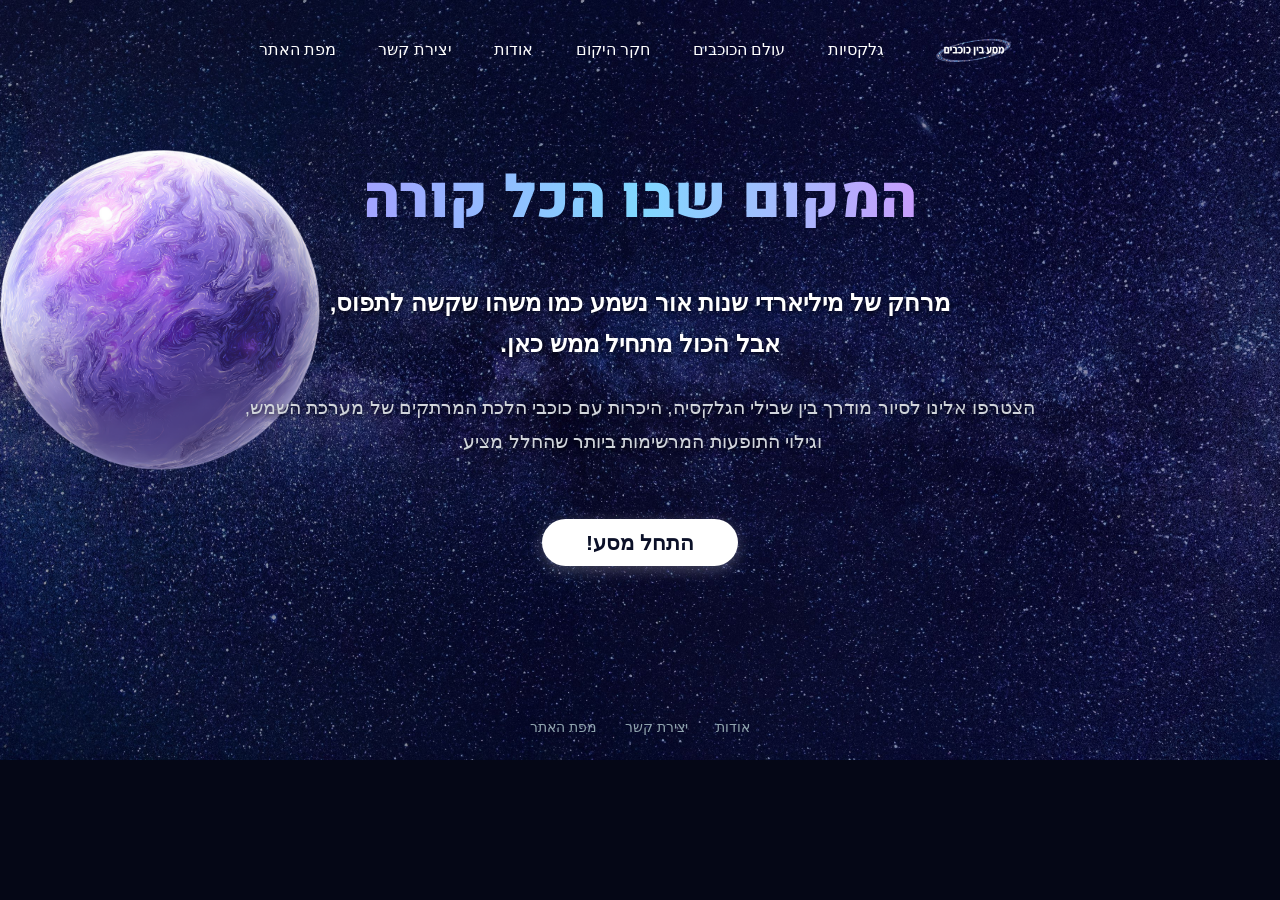
<file: index.html>
﻿<!doctype html>
<html lang="he" dir="rtl">
<head>
    <meta charset="utf-8" />
    <title>מסע בין כוכבים - דף הבית</title>
    <meta name="description" content="מסע בין כוכבים - מדריך מרתק לחקר היקום, גלקסיות, מערכת השמש ותצפיות שמיים" />
    <meta name="keywords" content="מסע בין כוכבים, אסטרונומיה, גלקסיות, מערכת השמש, תצפיות שמיים, חלל" />
    <meta name="author" content="אור וג'ימה, עדן צוקרמן" />
    <meta name="viewport" content="width=device-width, initial-scale=1.0, user-scalable=yes" />

    <!-- Favicon -->
    <link rel="icon" href="images/logo.png" />
    
    <link rel="preconnect" href="https://fonts.googleapis.com">
    <link rel="preconnect" href="https://fonts.gstatic.com" crossorigin>
    <link href="https://fonts.googleapis.com/css2?family=Heebo:wght@700;800;900&display=swap" rel="stylesheet">

    <!-- CSS -->
    <link href="styles/reset.css" rel="stylesheet" />
    <link href="styles/myStyle.css" rel="stylesheet" />

    <!-- Scripts -->
    <script src="jScripts/JavaScript.js" type="text/javascript"></script>
</head>
<body>

<img src="images/planet1.png" id="homePlanet" alt="כוכב לכת סגול" title="מבט אל החלל העמוק" />

<div id="container">

    <!-- אזור עליון: תפריט ניווט ולוגו -->
    <header>
        <nav id="mainNav" aria-label="ניווט ראשי">
            <ul>
                <li id="logoItem">
                    <a href="index.html">
                        <img src="images/logo.png" alt="לוגו מסע בין כוכבים" title="מסע בין כוכבים - דף הבית" />
                    </a>
                </li>

                <!-- קטגוריה 1: גלקסיות -->
                <li>
                    <a href="#" class="notActive" onclick="return false;">גלקסיות</a>
                    <ul>
                        <li><a href="#" class="notActive" onclick="return false;">שביל החלב</a></li>
                        <li><a href="#" class="notActive" onclick="return false;">סוגי גלקסיות</a></li>
                        <li><a href="#" class="notActive" onclick="return false;">התנגשות שביל החלב והאנדרומדה</a></li>
                    </ul>
                </li>

                <!-- קטגוריה 2: עולם הכוכבים (רק מערכת השמש פותח) -->
                <li>
                    <a href="#">עולם הכוכבים</a>
                    <ul>
                        <li><a href="#" class="notActive" onclick="return false;">כוכבי שבת מול כוכבי לכת</a></li>
                        <li><a href="#" class="notActive" onclick="return false;">חורים שחורים וננסים לבנים</a></li>
                        <li><a href="solarSystem.html">מערכת השמש</a></li>
                    </ul>
                </li>

                <!-- קטגוריה 3: חקר היקום (רק תצפיות שמיים פותח) -->
                <li>
                    <a href="#">חקר היקום</a>
                    <ul>
                        <li><a href="skyObservations.html">תצפיות שמיים</a></li>
                        <li><a href="#" class="notActive" onclick="return false;">טלסקופי חלל ומחקר</a></li>
                    </ul>
                </li>

                <li><a href="about.html">אודות</a></li>
                <li><a href="contactUs.html">יצירת קשר</a></li>
                <li><a href="siteMap.html">מפת האתר</a></li>
            </ul>
        </nav>
    </header>
    
    <main id="homeContent">
        <h1>המקום שבו הכל קורה</h1>

        <section>
            <p class="intro-lead">
                מרחק של מיליארדי שנות אור נשמע כמו משהו שקשה לתפוס,<br />
                אבל הכול מתחיל ממש כאן.
            </p>
            <p class="intro-sub">
                הצטרפו אלינו לסיור מודרך בין שבילי הגלקסיה, היכרות עם כוכבי הלכת המרתקים של מערכת השמש,<br />
                וגילוי התופעות המרשימות ביותר שהחלל מציע.
            </p>
        </section>

        <a href="solarSystem.html" class="start-btn">התחל מסע!</a>
    </main>

    <!-- תחתית האתר -->
    <footer>
        <nav aria-label="ניווט תחתון">
            <ul>
                <li><a href="about.html">אודות</a></li>
                <li><a href="contactUs.html">יצירת קשר</a></li>
                <li><a href="siteMap.html">מפת האתר</a></li>
            </ul>
        </nav>
    </footer>

</div>
</body>
</html>
</file>
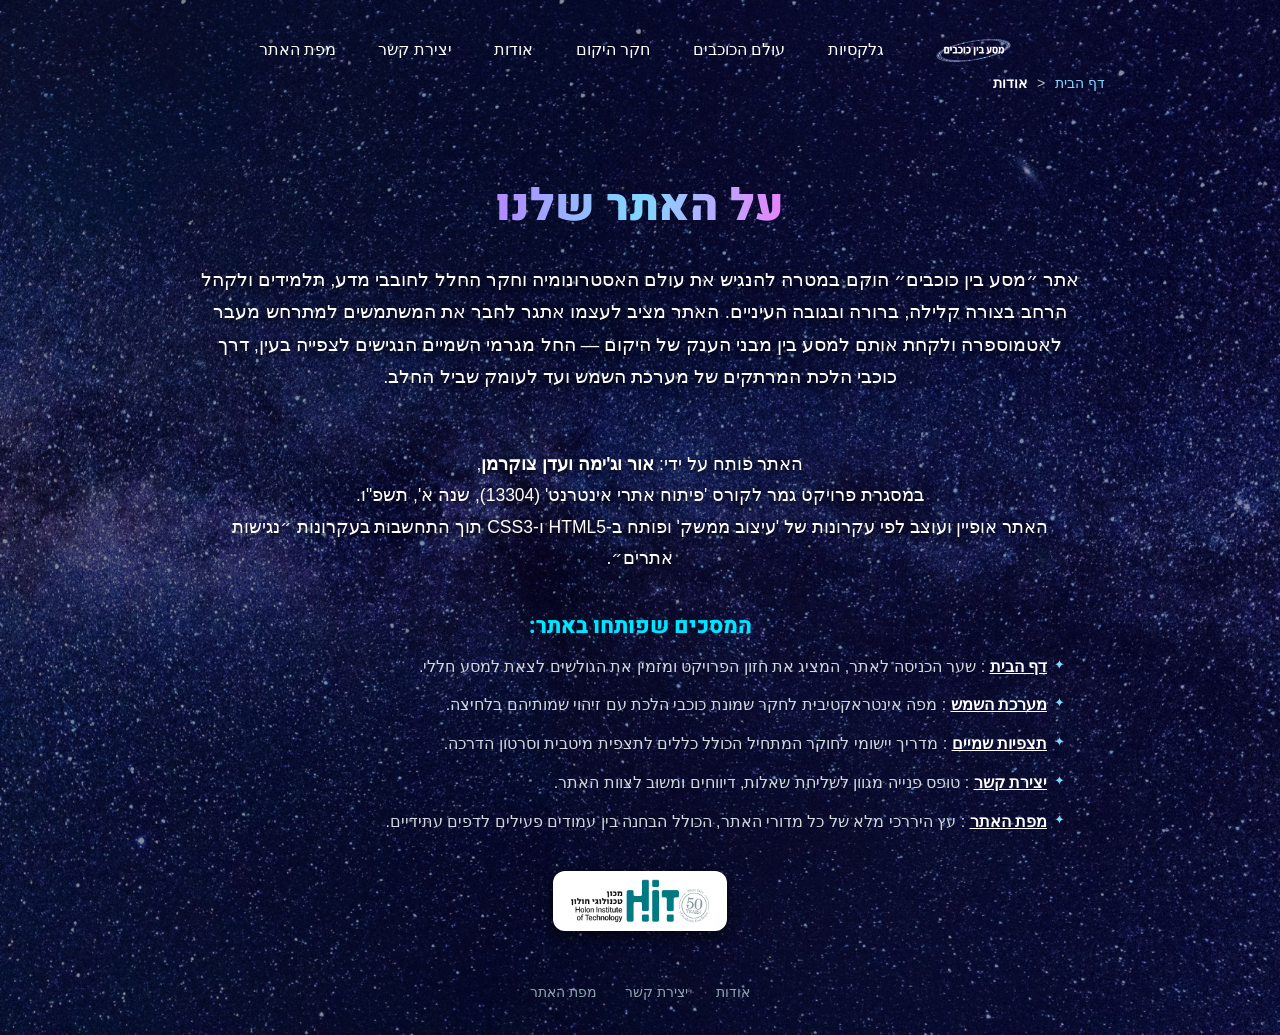
<file: about.html>
﻿<!doctype html>
<html lang="he" dir="rtl">
<head>
    <meta charset="utf-8" />
    <title>מסע בין כוכבים - על האתר שלנו</title>
    <meta name="description" content="על האתר שלנו - אתר מסע בין כוכבים, פרויקט גמר בקורס פיתוח אתרי אינטרנט HIT" />
    <meta name="keywords" content="מסע בין כוכבים, אודות, על האתר שלנו, HIT, פיתוח אתרי אינטרנט" />
    <meta name="author" content="אור וג'ימה, עדן צוקרמן" />
    <meta name="viewport" content="width=device-width, initial-scale=1.0, user-scalable=yes" />

    <!-- Favicon -->
    <link rel="icon" href="images/logo.png" />
    
    <link rel="preconnect" href="https://fonts.googleapis.com">
    <link rel="preconnect" href="https://fonts.gstatic.com" crossorigin>
    <link href="https://fonts.googleapis.com/css2?family=Heebo:wght@700;800;900&display=swap" rel="stylesheet">

    <!-- CSS -->
    <link href="styles/reset.css" rel="stylesheet" />
    <link href="styles/myStyle.css" rel="stylesheet" />

    <!-- Scripts -->
    <script src="jScripts/JavaScript.js" type="text/javascript"></script>
</head>
<body>
<div id="container">

    <!-- אזור עליון: תפריט ניווט ולוגו -->
    <header>
        <nav id="mainNav" aria-label="ניווט ראשי">
            <ul>
                <li id="logoItem">
                    <a href="index.html">
                        <img src="images/logo.png" alt="לוגו מסע בין כוכבים" title="מסע בין כוכבים - דף הבית" />
                    </a>
                </li>

                <!-- קטגוריה 1: גלקסיות -->
                <li>
                    <a href="#" class="notActive" onclick="return false;">גלקסיות</a>
                    <ul>
                        <li><a href="#" class="notActive" onclick="return false;">שביל החלב</a></li>
                        <li><a href="#" class="notActive" onclick="return false;">סוגי גלקסיות</a></li>
                        <li><a href="#" class="notActive" onclick="return false;">התנגשות שביל החלב והאנדרומדה</a></li>
                    </ul>
                </li>

                <!-- קטגוריה 2: עולם הכוכבים (רק מערכת השמש פותח) -->
                <li>
                    <a href="#">עולם הכוכבים</a>
                    <ul>
                        <li><a href="#" class="notActive" onclick="return false;">כוכבי שבת מול כוכבי לכת</a></li>
                        <li><a href="#" class="notActive" onclick="return false;">חורים שחורים וננסים לבנים</a></li>
                        <li><a href="solarSystem.html">מערכת השמש</a></li>
                    </ul>
                </li>

                <!-- קטגוריה 3: חקר היקום (רק תצפיות שמיים פותח) -->
                <li>
                    <a href="#">חקר היקום</a>
                    <ul>
                        <li><a href="skyObservations.html">תצפיות שמיים</a></li>
                        <li><a href="#" class="notActive" onclick="return false;">טלסקופי חלל ומחקר</a></li>
                    </ul>
                </li>

                <li><a href="about.html">אודות</a></li>
                <li><a href="contactUs.html">יצירת קשר</a></li>
                <li><a href="siteMap.html">מפת האתר</a></li>
            </ul>
        </nav>
    </header>

    <!-- פירורי לחם -->
    <nav class="breadcrumbs" aria-label="פירורי לחם">
        <ol>
            <li><a href="index.html">דף הבית</a></li>
            <li>אודות</li>
        </ol>
    </nav>

    <!-- תוכן מרכזי-->
    <main id="aboutContent">

        <article class="about-text-container">
            <h1 class="about-colored-title">על האתר שלנו</h1>

            <!-- פסקת תיאור כללי, מטרות וקהל יעד -->
            <p class="about-main-paragraph">
                אתר ״מסע בין כוכבים״ הוקם במטרה להנגיש את עולם האסטרונומיה וחקר החלל לחובבי מדע, תלמידים ולקהל הרחב בצורה קלילה, ברורה ובגובה העיניים. האתר מציב לעצמו אתגר לחבר את המשתמשים למתרחש מעבר לאטמוספרה ולקחת אותם למסע בין מבני הענק של היקום — החל מגרמי השמיים הנגישים לצפייה בעין, דרך כוכבי הלכת המרתקים של מערכת השמש ועד לעומק שביל החלב.
            </p>

            <!-- פסקת קרדיטים וקורס -->
            <p class="about-credits-paragraph">
                האתר פותח על ידי: <strong>אור וג'ימה ועדן צוקרמן</strong>,<br />
                במסגרת פרויקט גמר לקורס 'פיתוח אתרי אינטרנט' (13304), שנה א', תשפ"ו.<br />
                האתר אופיין ועוצב לפי עקרונות של 'עיצוב ממשק' ופותח ב-HTML5 ו-CSS3 תוך התחשבות בעקרונות ״נגישות אתרים״.
            </p>

            <!-- פירוט וקישורים לכל העמודים -->
            <section class="developed-pages-section">
                <h2>המסכים שפותחו באתר:</h2>
                <ul class="developed-pages-list">
                    <li>
                        <a href="index.html">דף הבית</a> : שער הכניסה לאתר, המציג את חזון הפרויקט ומזמין את הגולשים לצאת למסע חללי.
                    </li>
                    <li>
                        <a href="solarSystem.html">מערכת השמש</a> : מפה אינטראקטיבית לחקר שמונת כוכבי הלכת עם זיהוי שמותיהם בלחיצה.
                    </li>
                    <li>
                        <a href="skyObservations.html">תצפיות שמיים</a> : מדריך יישומי לחוקר המתחיל הכולל כללים לתצפית מיטבית וסרטון הדרכה.
                    </li>
                    <li>
                        <a href="contactUs.html">יצירת קשר</a> : טופס פנייה מגוון לשליחת שאלות, דיווחים ומשוב לצוות האתר.
                    </li>
                    <li>
                        <a href="siteMap.html">מפת האתר</a> : עץ היררכי מלא של כל מדורי האתר, הכולל הבחנה בין עמודים פעילים לדפים עתידיים.
                    </li>
                </ul>
            </section>

            <!-- לוגו HIT -->
            <div class="hit-logo-wrapper">
                <a href="https://www.hit.ac.il" target="_blank" rel="noopener noreferrer" title="מעבר לאתר הרשמי של HIT - מכון טכנולוגי חולון">
                    <img src="images/logo.HIT.png" alt="לוגו HIT - מכון טכנולוגי חולון" />
                </a>
            </div>
        </article>

    </main>

    <!-- תפריט תחתון -->
    <footer class="static-footer">
        <nav aria-label="ניווט תחתון">
            <ul>
                <li><a href="about.html">אודות</a></li>
                <li><a href="contactUs.html">יצירת קשר</a></li>
                <li><a href="siteMap.html">מפת האתר</a></li>
            </ul>
        </nav>
    </footer>

</div>
</body>
</html>
</file>
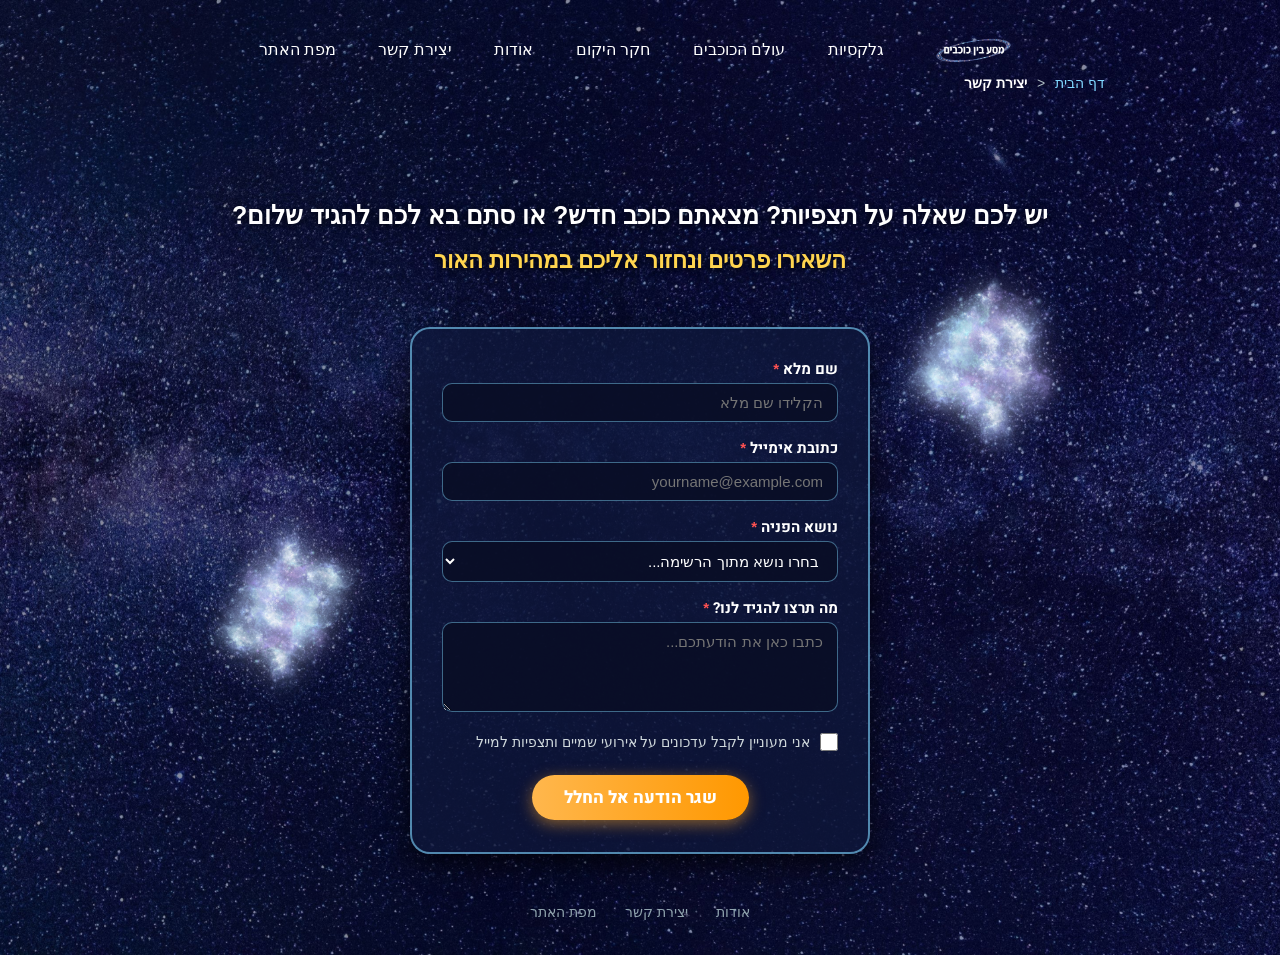
<file: contactUs.html>
﻿<!doctype html>
<html lang="he" dir="rtl">
<head>
    <meta charset="utf-8" />
    <title>מסע בין כוכבים - יצירת קשר</title>
    <meta name="description" content="יצירת קשר עם צוות אתר מסע בין כוכבים - שאלות על תצפיות, שיתוף ומשוב" />
    <meta name="keywords" content="מסע בין כוכבים, יצירת קשר, אסטרונומיה, טופס פנייה, תצפיות חלל" />
    <meta name="author" content="אור וג'ימה, עדן צוקרמן" />
    <meta name="viewport" content="width=device-width, initial-scale=1.0, user-scalable=yes" />

    <!-- Favicon -->
    <link rel="icon" href="images/logo.png" />
    
    <link rel="preconnect" href="https://fonts.googleapis.com">
    <link rel="preconnect" href="https://fonts.gstatic.com" crossorigin>
    <link href="https://fonts.googleapis.com/css2?family=Heebo:wght@700;800;900&display=swap" rel="stylesheet">

    <!-- CSS -->
    <link href="styles/reset.css" rel="stylesheet" />
    <link href="styles/myStyle.css" rel="stylesheet" />

    <!-- Scripts -->
    <script src="jScripts/JavaScript.js" type="text/javascript"></script>
</head>
<body>
<div id="container">

    <!-- אזור עליון: תפריט ניווט ולוגו -->
    <header>
        <nav id="mainNav" aria-label="ניווט ראשי">
            <ul>
                <li id="logoItem">
                    <a href="index.html">
                        <img src="images/logo.png" alt="לוגו מסע בין כוכבים" title="מסע בין כוכבים - דף הבית" />
                    </a>
                </li>

                <!-- קטגוריה 1: גלקסיות -->
                <li>
                    <a href="#" class="notActive" onclick="return false;">גלקסיות</a>
                    <ul>
                        <li><a href="#" class="notActive" onclick="return false;">שביל החלב</a></li>
                        <li><a href="#" class="notActive" onclick="return false;">סוגי גלקסיות</a></li>
                        <li><a href="#" class="notActive" onclick="return false;">התנגשות שביל החלב והאנדרומדה</a></li>
                    </ul>
                </li>

                <!-- קטגוריה 2: עולם הכוכבים (רק מערכת השמש פותח) -->
                <li>
                    <a href="#">עולם הכוכבים</a>
                    <ul>
                        <li><a href="#" class="notActive" onclick="return false;">כוכבי שבת מול כוכבי לכת</a></li>
                        <li><a href="#" class="notActive" onclick="return false;">חורים שחורים וננסים לבנים</a></li>
                        <li><a href="solarSystem.html">מערכת השמש</a></li>
                    </ul>
                </li>

                <!-- קטגוריה 3: חקר היקום (רק תצפיות שמיים פותח) -->
                <li>
                    <a href="#">חקר היקום</a>
                    <ul>
                        <li><a href="skyObservations.html">תצפיות שמיים</a></li>
                        <li><a href="#" class="notActive" onclick="return false;">טלסקופי חלל ומחקר</a></li>
                    </ul>
                </li>

                <li><a href="about.html">אודות</a></li>
                <li><a href="contactUs.html">יצירת קשר</a></li>
                <li><a href="siteMap.html">מפת האתר</a></li>
            </ul>
        </nav>
    </header>

    <!-- פירורי לחם -->
    <nav class="breadcrumbs" aria-label="פירורי לחם">
        <ol>
            <li><a href="index.html">דף הבית</a></li>
            <li>יצירת קשר</li>
        </ol>
    </nav>

    <!-- תוכן מרכזי -->
    <main id="contactContent">

        <header class="contact-header">
            <h1 class="contact-title">יש לכם שאלה על תצפיות? מצאתם כוכב חדש? או סתם בא לכם להגיד שלום?</h1>
            <p class="contact-subtitle">השאירו פרטים ונחזור אליכם במהירות האור</p>
        </header>

        <div class="contact-wrapper-relative">

            <!-- אלמנט -->
            <img src="images/element.png" alt="אלמנט זוהר" class="contact-element element-right" />

            <!--  הטופס -->
            <section class="contact-card">
                <form action="#" method="post" class="contact-form">

                    <!-- שם מלא -->
                    <div class="form-group">
                        <label for="fullName">שם מלא <span class="req">*</span></label>
                        <input type="text" id="fullName" name="fullName" placeholder="הקלידו שם מלא" required />
                    </div>

                    <!-- כתובת אימייל -->
                    <div class="form-group">
                        <label for="userEmail">כתובת אימייל <span class="req">*</span></label>
                        <input type="email" id="userEmail" name="userEmail" placeholder="yourname@example.com" required />
                    </div>

                    <div class="form-group">
                        <label for="subject">נושא הפניה <span class="req">*</span></label>
                        <select id="subject" name="subject" required>
                            <option value="" disabled selected>בחרו נושא מתוך הרשימה...</option>
                            <option value="observation">שאלה על תצפית שמיים</option>
                            <option value="discovery">דיווח על כוכב חדש</option>
                            <option value="feedback">משוב והצעות לשיפור</option>
                            <option value="general">סתם בא לנו להגיד שלום</option>
                        </select>
                    </div>
                    
                    <!-- מה תרצו להגיד לנו -->
                    <div class="form-group">
                        <label for="message">מה תרצו להגיד לנו? <span class="req">*</span></label>
                        <textarea id="message" name="message" rows="4" placeholder="כתבו כאן את הודעתכם..." required></textarea>
                    </div>

                    <!-- תיבת סימון לקבלת עדכונים -->
                    <div class="form-group form-checkbox-group">
                        <input type="checkbox" id="newsletter" name="newsletter" />
                        <label for="newsletter" class="checkbox-label">אני מעוניין לקבל עדכונים על אירועי שמיים ותצפיות למייל</label>
                    </div>
                    
                    <!-- כפתור -->
                    <div class="form-submit-row">
                        <input type="submit" value="שגר הודעה אל החלל" class="submit-btn" />
                    </div>

                </form>
            </section>

            <!-- אלמנט -->
            <img src="images/element2.png" alt="אלמנט זוהר" class="contact-element element-left" />

        </div>

    </main>

    <!-- תחתית האתר -->
    <footer class="static-footer">
        <nav aria-label="ניווט תחתון">
            <ul>
                <li><a href="about.html">אודות</a></li>
                <li><a href="contactUs.html">יצירת קשר</a></li>
                <li><a href="siteMap.html">מפת האתר</a></li>
            </ul>
        </nav>
    </footer>

</div>
</body>
</html>
</file>
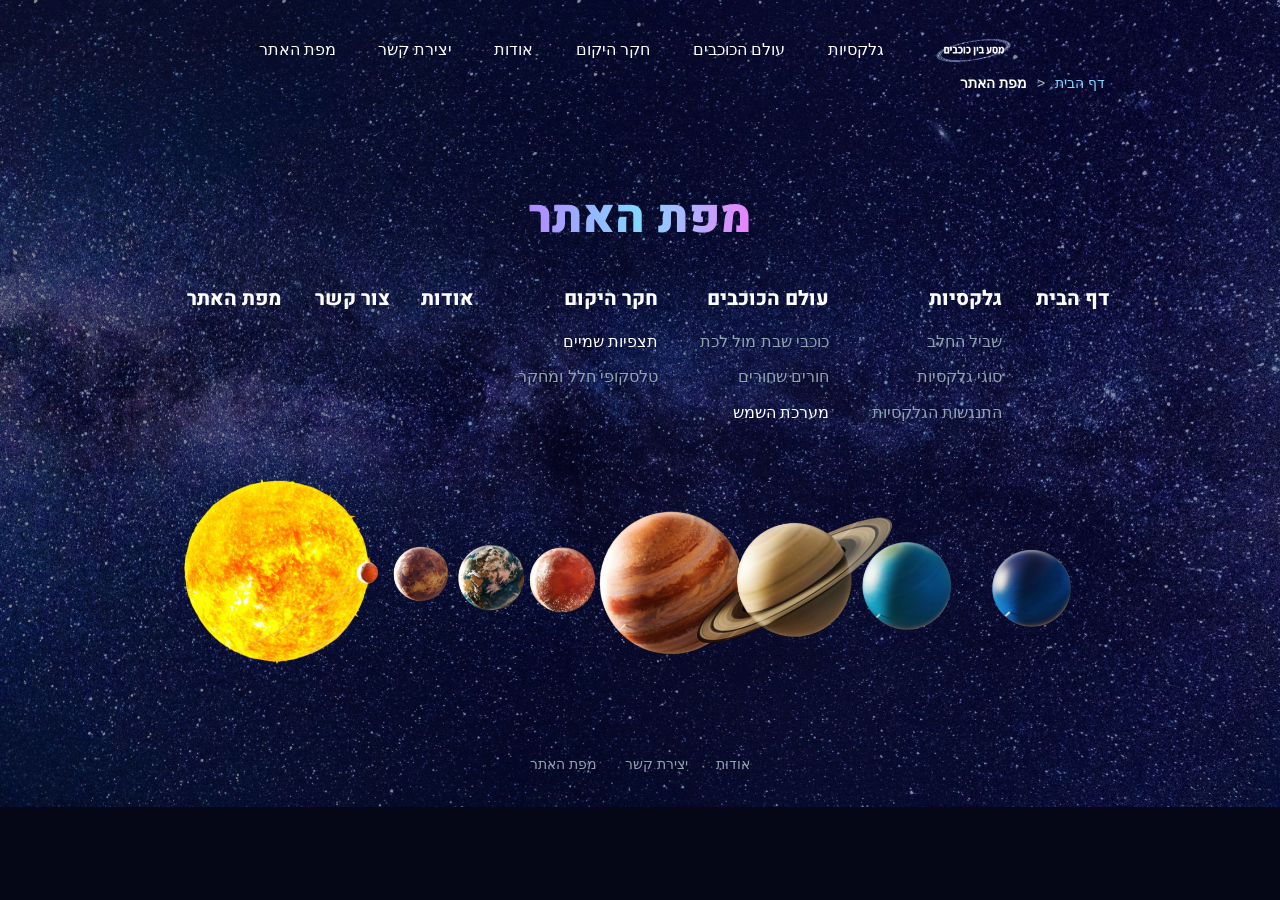
<file: siteMap.html>
﻿<!doctype html>
<html lang="he" dir="rtl">
<head>
    <meta charset="utf-8" />
    <title>מסע בין כוכבים - מפת האתר</title>
    <meta name="description" content="מפת האתר של מסע בין כוכבים - עץ היררכי וריכוז קישורים לכל עמודי האתר ונושאי התוכן" />
    <meta name="keywords" content="מסע בין כוכבים, מפת האתר, עץ אתר, אסטרונומיה, גלקסיות, מערכת השמש" />
    <meta name="author" content="אור וג'ימה, עדן צוקרמן" />
    <meta name="viewport" content="width=device-width, initial-scale=1.0, user-scalable=yes" />

    <!-- Favicon -->
    <link rel="icon" href="images/logo.png" />
    
    <link rel="preconnect" href="https://fonts.googleapis.com">
    <link rel="preconnect" href="https://fonts.gstatic.com" crossorigin>
    <link href="https://fonts.googleapis.com/css2?family=Heebo:wght@700;800;900&display=swap" rel="stylesheet">

    <!-- CSS -->
    <link href="styles/reset.css" rel="stylesheet" />
    <link href="styles/myStyle.css" rel="stylesheet" />

    <!-- Scripts -->
    <script src="jScripts/JavaScript.js" type="text/javascript"></script>
</head>
<body>
<div id="container">

    <!-- אזור עליון: תפריט ניווט ולוגו -->
    <header>
        <nav id="mainNav" aria-label="ניווט ראשי">
            <ul>
                <li id="logoItem">
                    <a href="index.html">
                        <img src="images/logo.png" alt="לוגו מסע בין כוכבים" title="מסע בין כוכבים - דף הבית" />
                    </a>
                </li>

                <!-- קטגוריה 1: גלקסיות -->
                <li>
                    <a href="#" class="notActive" onclick="return false;">גלקסיות</a>
                    <ul>
                        <li><a href="#" class="notActive" onclick="return false;">שביל החלב</a></li>
                        <li><a href="#" class="notActive" onclick="return false;">סוגי גלקסיות</a></li>
                        <li><a href="#" class="notActive" onclick="return false;">התנגשות שביל החלב והאנדרומדה</a></li>
                    </ul>
                </li>

                <!-- קטגוריה 2: עולם הכוכבים (רק מערכת השמש פותח) -->
                <li>
                    <a href="#">עולם הכוכבים</a>
                    <ul>
                        <li><a href="#" class="notActive" onclick="return false;">כוכבי שבת מול כוכבי לכת</a></li>
                        <li><a href="#" class="notActive" onclick="return false;">חורים שחורים וננסים לבנים</a></li>
                        <li><a href="solarSystem.html">מערכת השמש</a></li>
                    </ul>
                </li>

                <!-- קטגוריה 3: חקר היקום (רק תצפיות שמיים פותח) -->
                <li>
                    <a href="#">חקר היקום</a>
                    <ul>
                        <li><a href="skyObservations.html">תצפיות שמיים</a></li>
                        <li><a href="#" class="notActive" onclick="return false;">טלסקופי חלל ומחקר</a></li>
                    </ul>
                </li>

                <li><a href="about.html">אודות</a></li>
                <li><a href="contactUs.html">יצירת קשר</a></li>
                <li><a href="siteMap.html">מפת האתר</a></li>
            </ul>
        </nav>
    </header>

    <!-- פירורי לחם -->
    <nav class="breadcrumbs" aria-label="פירורי לחם">
        <ol>
            <li><a href="index.html">דף הבית</a></li>
            <li>מפת האתר</li>
        </ol>
    </nav>

    <!-- תוכן מרכזי -->
    <main id="sitemapContent">

        <header class="sitemap-header">
            <h1 class="sitemap-colored-title">מפת האתר</h1>
        </header>

        <div class="sitemap-wrapper-relative">
            
            <div class="sitemap-columns-grid">

                <!-- דף הבית -->
                <section class="sitemap-col">
                    <h2><a href="index.html">דף הבית</a></h2>
                </section>

                <!-- גלקסיות -->
                <section class="sitemap-col">
                    <h2><a href="#" class="notActive" onclick="return false;">גלקסיות</a></h2>
                    <ul>
                        <li><a href="#" class="notActive" onclick="return false;">שביל החלב</a></li>
                        <li><a href="#" class="notActive" onclick="return false;">סוגי גלקסיות</a></li>
                        <li><a href="#" class="notActive" onclick="return false;">התנגשות הגלקסיות</a></li>
                    </ul>
                </section>

                <!-- עולם הכוכבים -->
                <section class="sitemap-col">
                    <h2>עולם הכוכבים</h2>
                    <ul>
                        <li><a href="#" class="notActive" onclick="return false;">כוכבי שבת מול לכת</a></li>
                        <li><a href="#" class="notActive" onclick="return false;">חורים שחורים</a></li>
                        <li><a href="solarSystem.html">מערכת השמש</a></li>
                    </ul>
                </section>

                <!-- חקר היקום -->
                <section class="sitemap-col">
                    <h2>חקר היקום</h2>
                    <ul>
                        <li><a href="skyObservations.html">תצפיות שמיים</a></li>
                        <li><a href="#" class="notActive" onclick="return false;">טלסקופי חלל ומחקר</a></li>
                    </ul>
                </section>

                <!-- אודות -->
                <section class="sitemap-col">
                    <h2><a href="about.html">אודות</a></h2>
                </section>

                <!-- יצירת קשר -->
                <section class="sitemap-col">
                    <h2><a href="contactUs.html">צור קשר</a></h2>
                </section>

                <!-- מפת האתר -->
                <section class="sitemap-col">
                    <h2><a href="siteMap.html">מפת האתר</a></h2>
                </section>

            </div>
            
            <div class="sitemap-planet-wrapper">
                <img src="images/element3.png" alt="איור כוכב לכת" title="כוכב לכת" class="sitemap-planet-img" />
            </div>

        </div>

    </main>

    <!-- תפריט תחתון -->
    <footer class="static-footer">
        <nav aria-label="ניווט תחתון">
            <ul>
                <li><a href="about.html">אודות</a></li>
                <li><a href="contactUs.html">יצירת קשר</a></li>
                <li><a href="siteMap.html">מפת האתר</a></li>
            </ul>
        </nav>
    </footer>

</div>
</body>
</html>
</file>
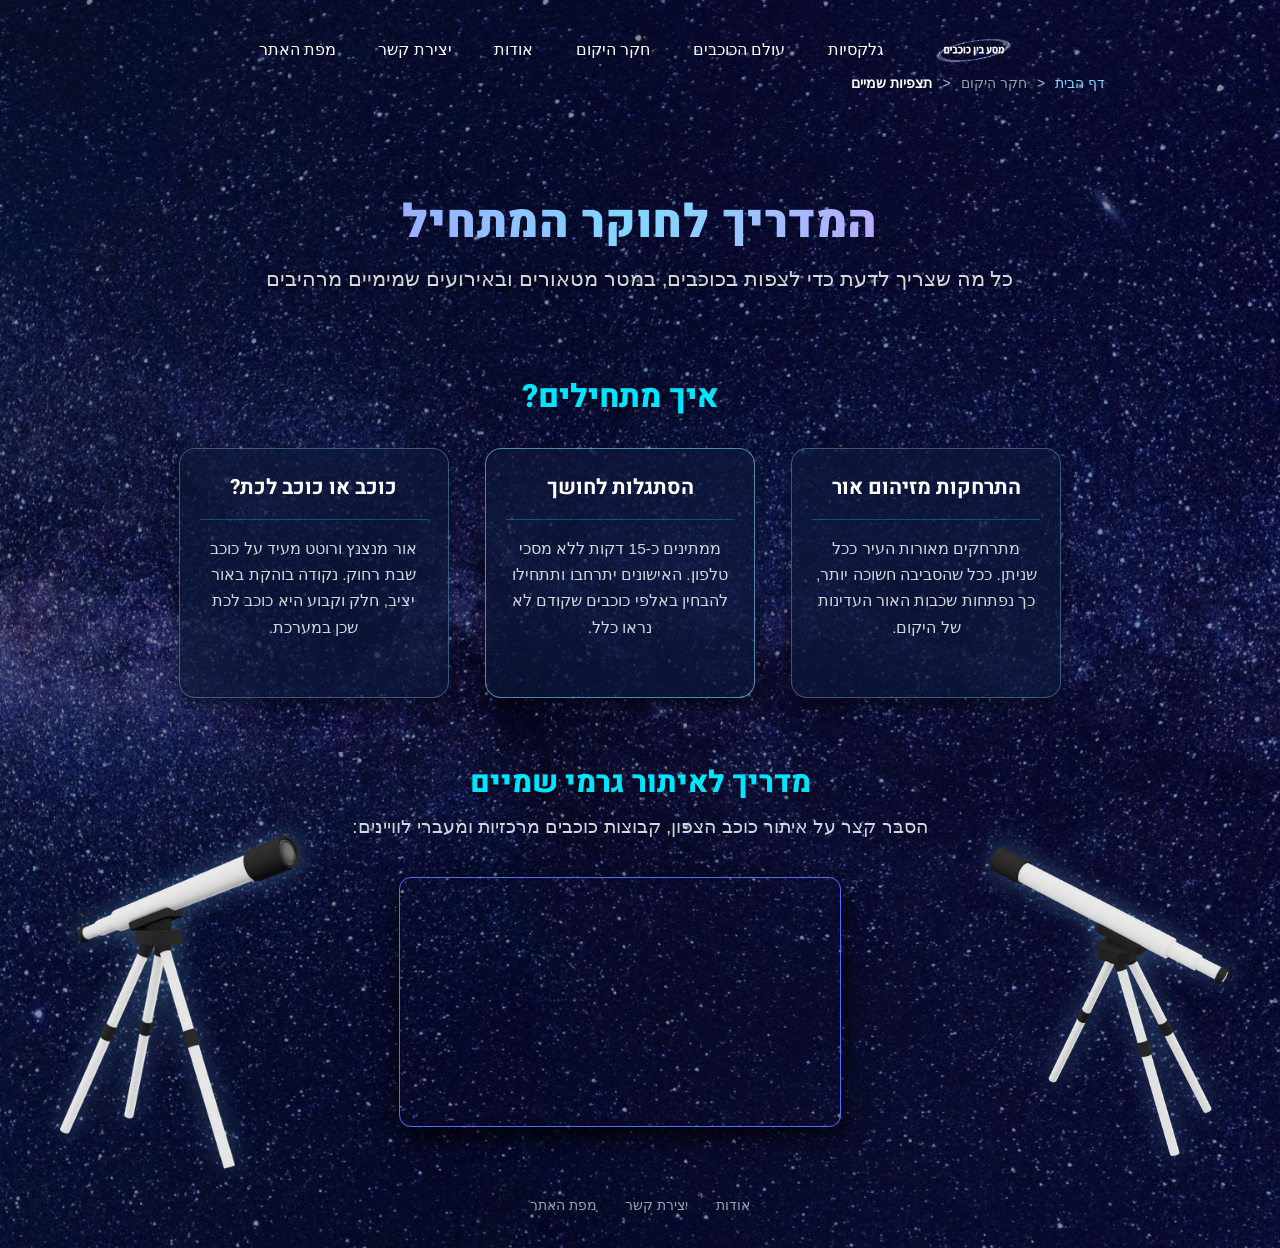
<file: skyObservations.html>
﻿<!doctype html>
<html lang="he" dir="rtl">
<head>
    <meta charset="utf-8" />
    <title>מסע בין כוכבים - המדריך לחוקר המתחיל</title>
    <meta name="description" content="המדריך לחוקר המתחיל - כל מה שצריך לדעת כדי לצפות בכוכבים, במטר מטאורים ובאירועים שמימיים מרהיבים" />
    <meta name="keywords" content="מסע בין כוכבים, תצפיות שמיים, אסטרונומיה, טלסקופ, מטר מטאורים, חקר היקום" />
    <meta name="author" content="אור וג'ימה, עדן צוקרמן" />
    <meta name="viewport" content="width=device-width, initial-scale=1.0, user-scalable=yes" />

    <!-- Favicon -->
    <link rel="icon" href="images/logo.png" />
    
    <link rel="preconnect" href="https://fonts.googleapis.com">
    <link rel="preconnect" href="https://fonts.gstatic.com" crossorigin>
    <link href="https://fonts.googleapis.com/css2?family=Heebo:wght@700;800;900&display=swap" rel="stylesheet">

    <!-- CSS -->
    <link href="styles/reset.css" rel="stylesheet" />
    <link href="styles/myStyle.css" rel="stylesheet" />

    <!-- Scripts -->
    <script src="jScripts/JavaScript.js" type="text/javascript"></script>
</head>
<body>
<div id="container" class="long-page-container">

    <!-- אזור עליון: תפריט ניווט ולוגו -->
    <header>
        <nav id="mainNav" aria-label="ניווט ראשי">
            <ul>
                <li id="logoItem">
                    <a href="index.html">
                        <img src="images/logo.png" alt="לוגו מסע בין כוכבים" title="מסע בין כוכבים - דף הבית" />
                    </a>
                </li>

                <!-- קטגוריה 1: גלקסיות -->
                <li>
                    <a href="#" class="notActive" onclick="return false;">גלקסיות</a>
                    <ul>
                        <li><a href="#" class="notActive" onclick="return false;">שביל החלב</a></li>
                        <li><a href="#" class="notActive" onclick="return false;">סוגי גלקסיות</a></li>
                        <li><a href="#" class="notActive" onclick="return false;">התנגשות שביל החלב והאנדרומדה</a></li>
                    </ul>
                </li>

                <!-- קטגוריה 2: עולם הכוכבים (רק מערכת השמש פותח) -->
                <li>
                    <a href="#">עולם הכוכבים</a>
                    <ul>
                        <li><a href="#" class="notActive" onclick="return false;">כוכבי שבת מול כוכבי לכת</a></li>
                        <li><a href="#" class="notActive" onclick="return false;">חורים שחורים וננסים לבנים</a></li>
                        <li><a href="solarSystem.html">מערכת השמש</a></li>
                    </ul>
                </li>

                <!-- קטגוריה 3: חקר היקום (רק תצפיות שמיים פותח) -->
                <li>
                    <a href="#">חקר היקום</a>
                    <ul>
                        <li><a href="skyObservations.html">תצפיות שמיים</a></li>
                        <li><a href="#" class="notActive" onclick="return false;">טלסקופי חלל ומחקר</a></li>
                    </ul>
                </li>

                <li><a href="about.html">אודות</a></li>
                <li><a href="contactUs.html">יצירת קשר</a></li>
                <li><a href="siteMap.html">מפת האתר</a></li>
            </ul>
        </nav>
    </header>

    <!-- פירורי לחם -->
    <nav class="breadcrumbs" aria-label="פירורי לחם">
        <ol>
            <li><a href="index.html">דף הבית</a></li>
            <li>חקר היקום</li>
            <li>תצפיות שמיים</li>
        </ol>
    </nav>

    <!-- תוכן המרכזי -->
    <main id="observationsContent">

        <!-- כותרת ראשית ותת כותרת -->
        <header class="page-title-box">
            <h1>המדריך לחוקר המתחיל</h1>
            <p class="subtitle">כל מה שצריך לדעת כדי לצפות בכוכבים, במטר מטאורים ובאירועים שמימיים מרהיבים</p>
        </header>
        <!-- אזור "איך מתחילים?" ו-3 כרטיסיות -->
        <section class="obs-cards-container">
            <h2>איך מתחילים?</h2>
            <div class="cards-grid">

                <!-- כרטיסייה 1: התרחקות מזיהום אור -->
                <article class="obs-card">
                    <div class="card-text">
                        <h3>התרחקות מזיהום אור</h3>
                        <p>מתרחקים מאורות העיר ככל שניתן. ככל שהסביבה חשוכה יותר, כך נפתחות שכבות האור העדינות של היקום.</p>
                    </div>
                </article>

                <!-- כרטיסייה 2: הסתגלות לחושך -->
                <article class="obs-card">
                    <div class="card-text">
                        <h3>הסתגלות לחושך</h3>
                        <p>ממתינים כ-15 דקות ללא מסכי טלפון. האישונים יתרחבו ותתחילו להבחין באלפי כוכבים שקודם לא נראו כלל.</p>
                    </div>
                </article>

                <!-- כרטיסייה 3: כוכב או כוכב לכת? -->
                <article class="obs-card">
                    <div class="card-text">
                        <h3>כוכב או כוכב לכת?</h3>
                        <p>אור מנצנץ ורוטט מעיד על כוכב שבת רחוק. נקודה בוהקת באור יציב, חלק וקבוע היא כוכב לכת שכן במערכת.</p>
                    </div>
                </article>

            </div>
        </section>

        <!-- אזור כותרת והסבר לסרטון -->
        <section class="video-intro-box">
            <h2>מדריך לאיתור גרמי שמיים</h2>
            <p>הסבר קצר על איתור כוכב הצפון, קבוצות כוכבים מרכזיות ומעברי לוויינים:</p>
        </section>

        <!-- אזור הסרטון והטלסקופים  -->
        <section class="video-container-relative">

            <!-- טלסקופ ימין -->
            <img src="images/telescope2 (2).png" alt="איור טלסקופ תצפית שמיים" title="טלסקופ תצפית" class="side-telescope telescope-right" />

            <!-- סרטון -->
            <div class="video-wrapper">
                <iframe
                        src="https://www.youtube.com/embed/NGQ0lrJ5QvA?si=D06YdsjFS0lHwYPQ"
                        title="מדריך תצפיות שמיים למתחילים"
                        allow="accelerometer; autoplay; clipboard-write; encrypted-media; gyroscope; picture-in-picture; web-share"
                        allowfullscreen>
                </iframe>
            </div>

            <!-- טלסקופ שמאל -->
            <img src="images/telescope2 (1).png" alt="איור טלסקופ חלל" title="טלסקופ תצפית" class="side-telescope telescope-left" />

        </section>

    </main>

    <!-- תחתית האתר -->
    <footer class="static-footer">
        <nav aria-label="ניווט תחתון">
            <ul>
                <li><a href="about.html">אודות</a></li>
                <li><a href="contactUs.html">יצירת קשר</a></li>
                <li><a href="siteMap.html">מפת האתר</a></li>
            </ul>
        </nav>
    </footer>

</div>
</body>
</html>
</file>
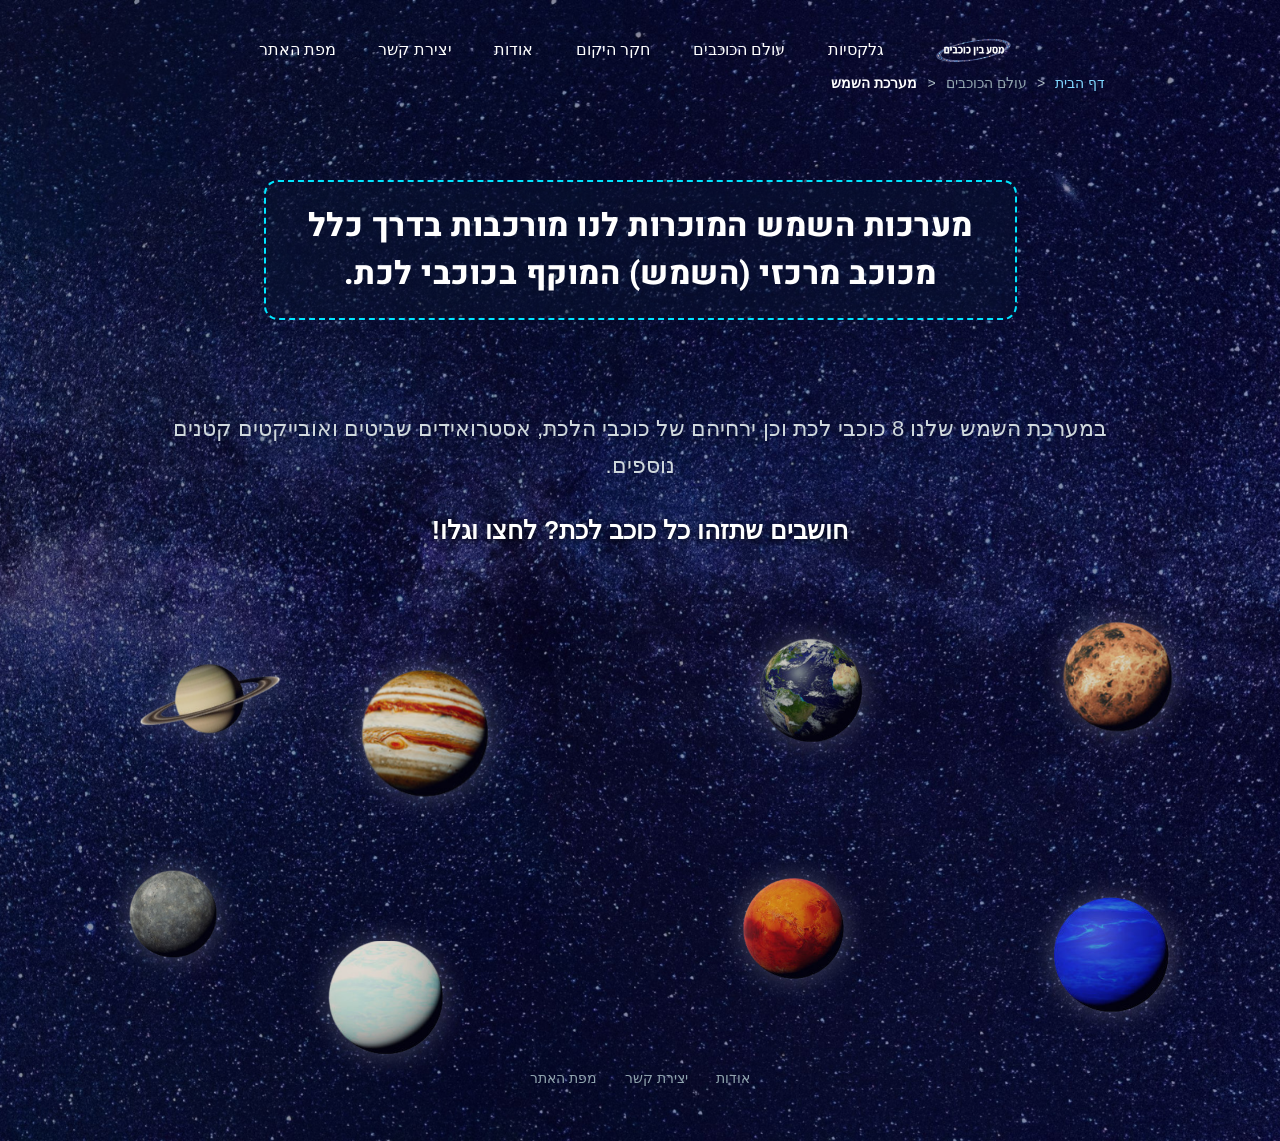
<file: solarSystem.html>
﻿<!doctype html>
<html lang="he" dir="rtl">
<head>
    <meta charset="utf-8" />
    <title>מסע בין כוכבים - מערכת השמש</title>
    <meta name="description" content="מדריך על מערכת השמש ו-8 כוכבי הלכת המקיפים אותה" />
    <meta name="keywords" content="מסע בין כוכבים, אסטרונומיה, גלקסיות, מערכת השמש, כוכבי לכת, חלל" />
    <meta name="author" content="אור וג'ימה, עדן צוקרמן" />
    <meta name="viewport" content="width=device-width, initial-scale=1.0, user-scalable=yes" />

    <!-- Favicon -->
    <link rel="icon" href="images/logo.png" />
    
    <link rel="preconnect" href="https://fonts.googleapis.com">
    <link rel="preconnect" href="https://fonts.gstatic.com" crossorigin>
    <link href="https://fonts.googleapis.com/css2?family=Heebo:wght@700;800;900&display=swap" rel="stylesheet">

    <!-- CSS -->
    <link href="styles/reset.css" rel="stylesheet" />
    <link href="styles/myStyle.css" rel="stylesheet" />

    <!-- Scripts -->
    <script src="jScripts/JavaScript.js" type="text/javascript"></script>
</head>
<body>
<div id="container">

    <!-- אזור עליון: תפריט ניווט ולוגו -->
    <header>
        <nav id="mainNav" aria-label="ניווט ראשי">
            <ul>
                <li id="logoItem">
                    <a href="index.html">
                        <img src="images/logo.png" alt="לוגו מסע בין כוכבים" title="מסע בין כוכבים - דף הבית" />
                    </a>
                </li>

                <!-- קטגוריה 1: גלקסיות -->
                <li>
                    <a href="#" class="notActive" onclick="return false;">גלקסיות</a>
                    <ul>
                        <li><a href="#" class="notActive" onclick="return false;">שביל החלב</a></li>
                        <li><a href="#" class="notActive" onclick="return false;">סוגי גלקסיות</a></li>
                        <li><a href="#" class="notActive" onclick="return false;">התנגשות שביל החלב והאנדרומדה</a></li>
                    </ul>
                </li>

                <!-- קטגוריה 2: עולם הכוכבים (רק מערכת השמש פותח) -->
                <li>
                    <a href="#">עולם הכוכבים</a>
                    <ul>
                        <li><a href="#" class="notActive" onclick="return false;">כוכבי שבת מול כוכבי לכת</a></li>
                        <li><a href="#" class="notActive" onclick="return false;">חורים שחורים וננסים לבנים</a></li>
                        <li><a href="solarSystem.html">מערכת השמש</a></li>
                    </ul>
                </li>

                <!-- קטגוריה 3: חקר היקום (רק תצפיות שמיים פותח) -->
                <li>
                    <a href="#">חקר היקום</a>
                    <ul>
                        <li><a href="skyObservations.html">תצפיות שמיים</a></li>
                        <li><a href="#" class="notActive" onclick="return false;">טלסקופי חלל ומחקר</a></li>
                    </ul>
                </li>

                <li><a href="about.html">אודות</a></li>
                <li><a href="contactUs.html">יצירת קשר</a></li>
                <li><a href="siteMap.html">מפת האתר</a></li>
            </ul>
        </nav>
    </header>

    <!-- פירורי לחם -->
    <nav class="breadcrumbs" aria-label="פירורי לחם">
        <ol>
            <li><a href="index.html">דף הבית</a></li>
            <li>עולם הכוכבים</li>
            <li>מערכת השמש</li>
        </ol>
    </nav>

    <!-- תוכן העמוד -->
    <main id="solarContent">
        <div class="solar-title-box">
            <h1>מערכות השמש המוכרות לנו מורכבות בדרך כלל<br />מכוכב מרכזי (השמש) המוקף בכוכבי לכת.</h1>
        </div>

        <section class="solar-description">
            <p>
                במערכת השמש שלנו 8 כוכבי לכת וכן ירחיהם של כוכבי הלכת, אסטרואידים שביטים ואובייקטים קטנים נוספים.
            </p>
            <p class="solar-cta">
                חושבים שתזהו כל כוכב לכת? לחצו וגלו!
            </p>
        </section>

        <!-- מפת כוכבי הלכת -->
        <div id="solarSystemMap">
            <!-- כוכב 1: מאדים -->
            <a href="javascript:void(0)" class="planet-node planet-mars" title="לחץ לזיהוי">
                <img src="images/mars.png" alt="כוכב הלכת מאדים" />
                <span class="planet-name">מאדים</span>
            </a>

            <!-- כוכב 2: שבתאי -->
            <a href="javascript:void(0)" class="planet-node planet-saturn" title="לחץ לזיהוי">
                <img src="images/saturn.png" alt="כוכב הלכת שבתאי" />
                <span class="planet-name">שבתאי</span>
            </a>

            <!-- כוכב 3: נוגה -->
            <a href="javascript:void(0)" class="planet-node planet-venus" title="לחץ לזיהוי">
                <img src="images/venus.png" alt="כוכב הלכת נוגה" />
                <span class="planet-name">נוגה</span>
            </a>

            <!-- כוכב 4: צדק -->
            <a href="javascript:void(0)" class="planet-node planet-jupiter" title="לחץ לזיהוי">
                <img src="images/jupiter.png" alt="כוכב הלכת צדק" />
                <span class="planet-name">צדק</span>
            </a>

            <!-- כוכב 5: נפטון -->
            <a href="javascript:void(0)" class="planet-node planet-neptune" title="לחץ לזיהוי">
                <img src="images/neptune.png" alt="כוכב הלכת נפטון" />
                <span class="planet-name">נפטון</span>
            </a>

            <!-- כוכב 6: כדור הארץ -->
            <a href="javascript:void(0)" class="planet-node planet-earth" title="לחץ לזיהוי">
                <img src="images/earth.png" alt="כוכב הלכת כדור הארץ" />
                <span class="planet-name">כדור הארץ</span>
            </a>

            <!-- כוכב 7: אורנוס -->
            <a href="javascript:void(0)" class="planet-node planet-uranus" title="לחץ לזיהוי">
                <img src="images/uranus.png" alt="כוכב הלכת אורנוס" />
                <span class="planet-name">אורנוס</span>
            </a>

            <!-- כוכב 8: כוכב חמה -->
            <a href="javascript:void(0)" class="planet-node planet-mercury" title="לחץ לזיהוי">
                <img src="images/mercury.png" alt="כוכב הלכת חמה" />
                <span class="planet-name">חמה</span>
            </a>
        </div>
    </main>

    <!-- תחתית האתר -->
    <footer>
        <nav aria-label="ניווט תחתון">
            <ul>
                <li><a href="about.html">אודות</a></li>
                <li><a href="contactUs.html">יצירת קשר</a></li>
                <li><a href="siteMap.html">מפת האתר</a></li>
            </ul>
        </nav>
    </footer>

</div>
</body>
</html>
</file>
<file: styles/myStyle.css>
﻿/*הגדרות כלליות, רקע ופונט גוף האתר*/
body {
    direction: rtl;
    background-color: #050716;
    background-image: url('../images/Background.png');
    background-repeat: no-repeat;
    background-position: center top;
    background-size: cover;
    font-family: Arial, Helvetica, sans-serif;
    color: #ffffff;
    margin: 0;
    padding: 0;
    overflow-x: hidden;
    position: relative;
}

/* קונטיינר ממורכז */
#container {
    width: 960px;
    margin: 0 auto;
    position: relative;
    min-height: 760px;
    z-index: 5;
}

/* תפריט ניווט ראשי - ממורכז*/

header {
    width: 100%;
    padding-top: 15px;
}

#mainNav {
    text-align: center;
    width: 100%;
}

#mainNav ul {
    list-style: none;
    margin: 0;
    padding: 0;
    display: inline-block;
}

#mainNav > ul > li {
    display: inline-block;
    position: relative;
    vertical-align: middle;
    margin: 0 4px;
}

#logoItem {
    margin-left: 15px;
}

#logoItem img {
    height: 52px;
    width: auto;
    vertical-align: middle;
}

#mainNav > ul > li > a {
    display: block;
    color: #ffffff;
    text-decoration: none;
    font-size: 16px;
    font-weight: 500;
    padding: 8px 14px;
    border-radius: 8px;
    border: 1px solid transparent;
}

#mainNav > ul > li > a:hover {
    background-color: rgba(255, 255, 255, 0.12);
    border: 1px solid #8c9eff;
}

#mainNav > ul > li > a:active {
    background-color: #3d5afe;
}

/* תת-תפריט נפתח */
#mainNav ul li ul {
    display: none;
    position: absolute;
    right: 0;
    top: 100%;
    width: 220px;
    background-color: #0c122c;
    border: 1px solid #536dfe;
    border-radius: 6px;
    padding: 6px 0;
    z-index: 1000;
    text-align: right;
    box-shadow: 0 4px 12px rgba(0, 0, 0, 0.5);
}

#mainNav ul li ul li {
    display: block;
    width: 100%;
    margin: 0;
}

#mainNav ul li ul li a {
    display: block;
    padding: 9px 14px;
    color: #c5cae9;
    font-size: 14px;
    text-decoration: none;
}

#mainNav ul li ul li a:hover {
    background-color: #1a237e;
    color: #ffffff;
}

#mainNav ul li:hover > ul {
    display: block;
}

/* כוכב הלכת - מוגדל, בולט ונחתך בשמאל*/
#homePlanet {
    position: absolute;
    left: 0;
    top: 150px;
    width: 320px;
    height: auto;
    z-index: 1;
    pointer-events: none;
}

/* אזור התוכן המרכזי - הועלה מעט למעלה*/
#homeContent {
    text-align: center;
    padding-top: 85px;  /* הועלה למעלה (במקום 140px) */
    width: 820px;
    margin: 0 auto;
    position: relative;
    z-index: 10;
}

/* כותרת ראשית h1 - גופן Heebo */
#homeContent h1 {
    font-family: 'Heebo', sans-serif;
    font-size: 58px;
    font-weight: 900;
    margin: 0 auto 24px auto;
    color: #80d8ff;
    background: linear-gradient(90deg, #b388ff 0%, #80d8ff 50%, #ea80fc 100%);
    -webkit-background-clip: text;
    -webkit-text-fill-color: transparent;
    letter-spacing: 0.5px;
}

/* פסקאות הטקסט - מורחקות למטה מהכותרת */
.intro-lead {
    font-size: 24px;
    font-weight: bold;
    line-height: 1.7;
    color: #ffffff;
    margin: 55px auto 26px auto; /* 55px עליון מרחיק את הפסקה הראשונה ישירות למטה מהכותרת */
    text-shadow: 0 2px 5px rgba(0, 0, 0, 0.7);
}

.intro-sub {
    font-size: 19px;
    line-height: 1.8;
    color: #d1d5db;
    margin: 0 auto 30px auto;
    text-shadow: 0 2px 5px rgba(0, 0, 0, 0.7);
}

/* כפתור "התחל מסע!" */
.start-btn {
    display: inline-block;
    background-color: #ffffff;
    color: #0b1028;
    text-decoration: none;
    font-size: 21px;
    font-weight: bold;
    padding: 13px 44px;
    border-radius: 30px;
    margin-top: 30px; /* מרחיק את הכפתור כלפי מטה מהפסקאות */
    box-shadow: 0 4px 15px rgba(255, 255, 255, 0.25);
    transition: transform 0.2s ease, background-color 0.2s ease;
}

.start-btn:hover {
    background-color: #e2e8f0;
    color: #1a237e;
    transform: scale(1.05);
}

.start-btn:active {
    background-color: #9fa8da;
}

/* תחתית האתר (Footer) */
footer {
    position: absolute;
    bottom: 25px;
    width: 100%;
    text-align: center;
}

footer nav ul {
    list-style: none;
    padding: 0;
    margin: 0;
}

footer nav ul li {
    display: inline-block;
    margin: 0 12px;
}

footer nav ul li a {
    color: #90a4ae;
    text-decoration: none;
    font-size: 14px;
}

footer nav ul li a:hover {
    color: #ffffff;
    text-decoration: underline;
}
/* תפריט פירורי לחם*/
.breadcrumbs {
    position: absolute;
    top: 75px;
    right: 15px;
    z-index: 10;
}

.breadcrumbs ol {
    list-style: none;
    padding: 0;
    margin: 0;
}

.breadcrumbs ol li {
    display: inline-block;
    font-size: 14px;
    color: #90a4ae;
}

.breadcrumbs ol li a {
    color: #80d8ff;
    text-decoration: none;
}

.breadcrumbs ol li a:hover {
    text-decoration: underline;
}

.breadcrumbs ol li:after {
    content: " < ";
    padding: 0 6px;
    color: #b0bec5;
}

.breadcrumbs ol li:last-child {
    color: #ffffff;
    font-weight: bold;
}

.breadcrumbs ol li:last-child:after {
    content: "";
}
/*  עמוד מערכת השמש*/
#solarContent {
    text-align: center;
    padding-top: 95px;
    position: relative;
}

/* תיבת הכותרת המרכזית */
.solar-title-box {
    display: inline-block;
    border: 2px dashed #00e5ff;
    border-radius: 14px;
    padding: 20px 42px;
    background-color: rgba(10, 20, 50, 0.45);
}

.solar-title-box h1 {
    font-family: 'Heebo', sans-serif;
    font-size: 32px;
    font-weight: 800;
    line-height: 1.5;
    color: #ffffff;
    margin: 0;
    letter-spacing: 0.5px;
}

/* שורות הטקסט - מורדות למטה מהכותרת */
.solar-description {
    margin-top: 90px; /* מרווח גדול שמוריד את הטקסט למטה */
}

.solar-description p {
    font-size: 22px;
    line-height: 1.7;
    color: #cfd8dc;
    margin: 0 auto 16px auto;
}

.solar-description .solar-cta {
    font-size: 25px;
    font-weight: bold;
    color: #ffffff;
    margin-top: 24px;
    margin-bottom: 40px;
    text-shadow: 0 2px 6px rgba(0, 0, 0, 0.8);
}
/* מפת כוכבי הלכת - מוזזת שמאלה וממורכזת*/
#solarSystemMap {
    position: relative;
    width: 1100px;
    left: 80px;
    right: auto;
    height: 520px;
    margin: 0 auto 30px auto;
}

/* רכיב כוכב לכת כללי */
.planet-node {
    position: absolute;
    display: block;
    text-decoration: none;
    outline: none;
    cursor: pointer;
    transition: transform 0.2s ease;
}

.planet-node img {
    display: block;
    width: 100%;
    height: auto;
    filter: drop-shadow(0 0 14px rgba(255, 255, 255, 0.25));
}

/* שם הכוכב - מוצג בתוך מרכז הכוכב בלחיצה */
.planet-name {
    display: none;
    position: absolute;
    top: 50%;
    left: 50%;
    transform: translate(-50%, -50%);
    background-color: rgba(11, 18, 44, 0.88);
    color: #ffffff;
    border: 1px solid #00e5ff;
    padding: 6px 14px;
    border-radius: 20px;
    font-size: 16px;
    font-weight: bold;
    white-space: nowrap;
    box-shadow: 0 0 12px rgba(0, 229, 255, 0.6);
    z-index: 50;
    pointer-events: none;
}

/* אינטראקציית לחיצה */
.planet-node:focus,
.planet-node:active {
    transform: scale(1.1);
}

.planet-node:focus .planet-name,
.planet-node:active .planet-name {
    display: block;
}

/*    מיקומי 8 הכוכבים (ללא ערכים שליליים) */

/* שבתאי (שמאל עליון) */
.planet-saturn {
    top: 20px;
    left: 20px;
    width: 180px;
}

/* צדק (מרכז-שמאל עליון) */
.planet-jupiter {
    top: 70px;
    left: 250px;
    width: 145px;
}

/* כדור הארץ (מרכז-ימין עליון) */
.planet-earth {
    top: 35px;
    left: 650px;
    width: 125px;
}

/* מאדים (קצה ימני עליון) */
.planet-mars {
    top: 20px;
    right: 20px;
    width: 125px;
}

/* כוכב חמה (קצה שמאלי תחתון) */
.planet-mercury {
    top: 270px;
    left: 20px;
    width: 105px;
}

/* אורנוס (שמאל-מרכז תחתון) */
.planet-uranus {
    top: 350px;
    left: 220px;
    width: 130px;
}

/* נוגה (מרכז תחתון) */
.planet-venus {
    top: 280px;
    left: 630px;
    width: 120px;
}

/* נפטון (ימין תחתון) */
.planet-neptune {
    top: 300px;
    right: 20px;
    width: 135px;
}

/* עמוד תצפיות שמיים */
#observationsContent {
    padding-top: 100px;
    width: 920px;
    margin: 0 auto;
    text-align: center;
}

/* כותרת ראשית ותת כותרת */
.page-title-box {
    margin-bottom: 30px;
}

.page-title-box h1 {
    font-family: 'Heebo', sans-serif;
    font-size: 46px;
    font-weight: 900;
    color: #80d8ff;
    background: linear-gradient(90deg, #b388ff 0%, #80d8ff 50%, #ea80fc 100%);
    -webkit-background-clip: text;
    -webkit-text-fill-color: transparent;
    margin: 0 0 16px 0;
    letter-spacing: 0.5px;
}

.page-title-box .subtitle {
    font-size: 21px;
    color: #cfd8dc;
    line-height: 1.6;
    margin: 0;
    text-shadow: 0 2px 5px rgba(0, 0, 0, 0.7);
}

/* אזור "איך מתחילים?" */
.obs-cards-container {
    margin-top: 85px;
    margin-bottom: 70px;
    width: 960px;
    margin-left: auto;
    margin-right: auto;
    text-align: center;
}

.obs-cards-container h2 {
    font-family: 'Heebo', sans-serif;
    font-size: 32px;
    font-weight: 800;
    color: #00e5ff;
    margin-bottom: 35px;
    text-shadow: 0 2px 6px rgba(0, 0, 0, 0.6);
}

/* שורת הכרטיסיות */
.cards-grid {
    text-align: center;
    width: 100%;
}

/* עיצוב כרטיסיית מידע בודדת */
.obs-card {
    display: inline-block;
    width: 270px;
    min-height: 250px;
    margin: 0 16px;
    padding: 28px 20px;
    background-color: rgba(14, 23, 58, 0.7);
    border: 1px solid rgba(128, 216, 255, 0.35);
    border-radius: 16px;
    box-shadow: 0 6px 18px rgba(0, 0, 0, 0.5);
    vertical-align: top;
    text-align: center;
    box-sizing: border-box;
    cursor: pointer;
    transition: transform 0.3s ease, border-color 0.3s ease; /* אנימציה חלקה */
}

/* הגדלה קלה והבלטה במעבר עכבר על הכרטיסייה */
.obs-card:hover {
    transform: scale(1.04);
    border-color: #00e5ff;
}

/* כותרת הכרטיסייה */
.obs-card h3 {
    font-family: 'Heebo', sans-serif;
    font-size: 21px;
    font-weight: bold;
    color: #ffffff;
    margin: 0 0 16px 0;
    text-align: center;
    border-bottom: 1px solid rgba(0, 229, 255, 0.3);
    padding-bottom: 10px;
    min-height: 32px;
}

/* גוף הטקסט של הכרטיסייה */
.obs-card p {
    font-size: 15.5px;
    line-height: 1.7;
    color: #cfd8dc;
    margin: 0;
    text-align: center;
}

.cards-grid .obs-card:nth-child(even) {
    border-color: rgba(128, 216, 255, 0.6);
}

/*    כותרת והסבר הסרטון (מוגדלים ומרוחקים) */
.video-intro-box {
    text-align: center;
    margin-top: 40px;
    margin-bottom: 35px;       /* מרחיק את הסרטון כלפי מטה מהטקסט */
}

.video-intro-box h2 {
    font-family: 'Heebo', sans-serif;
    font-size: 30px;           /* כותרת מוגדלת */
    font-weight: 800;
    color: #00e5ff;
    margin: 0 0 14px 0;
    text-shadow: 0 2px 6px rgba(0, 0, 0, 0.6);
}

.video-intro-box p {
    font-size: 19px;           /* טקסט מוגדל */
    line-height: 1.6;
    color: #cfd8dc;
    margin: 0 auto;
}
/*    מעטפת הסרטון והטלסקופים  */
.video-container-relative {
    position: relative;
    width: 960px;
    margin: 0 auto 70px auto;
    text-align: center;
}

/* טלסקופים מוגדלים */
.side-telescope {
    position: absolute;
    top: 50%;
    transform: translateY(-50%);
    width: 240px;
    height: auto;
    filter: drop-shadow(0 0 12px rgba(128, 216, 255, 0.35));
    cursor: pointer;
    transition: transform 0.3s ease; /* אנימציה חלקה בכניסה וביציאה */
}

/* הגדלה קלה במעבר עכבר על הטלסקופ */
.side-telescope:hover {
    transform: translateY(-50%) scale(1.06);
}

.telescope-right {
    left: 850px;
}
.telescope-left {
    right:800px;
}

/* סרטון  */
.video-wrapper {
    position: relative;
    width: 440px;
    height: 248px;
    margin: 0 auto;
    border-radius: 12px;
    overflow: hidden;
    box-shadow: 0 8px 24px rgba(0, 0, 0, 0.85);
    border: 1px solid #536dfe;
}

.video-wrapper iframe {
    width: 100%;
    height: 100%;
    border: 0;
}

.static-footer {
    position: static;
    margin-top: 50px;
    padding-bottom: 35px;
    width: 100%;
    text-align: center;
}

/* אודות - על האתר שלנו */

#aboutContent {
    padding-top: 100px;
    width: 960px;
    margin: 0 auto;
    text-align: center;
}

/* הטקסט הממורכז */
.about-text-container {
    width: 900px;                
    margin: 0 auto 50px auto;
    text-align: center;
}

/* כותרת הדף - צבעונית בגרדיאנט */
.about-colored-title {
    font-family: 'Heebo', sans-serif;
    font-size: 44px;
    font-weight: 900;
    color: #80d8ff;
    background: linear-gradient(90deg, #b388ff 0%, #80d8ff 50%, #ea80fc 100%);
    -webkit-background-clip: text;
    -webkit-text-fill-color: transparent;
    margin: 0 0 35px 0;
    letter-spacing: 0.5px;
    display: inline-block;
}

/* פסקה ראשונה */
.about-main-paragraph {
    font-family: 'Arial', sans-serif;
    font-size: 18.5px;              
    line-height: 1.75;
    color: #ffffff;
    margin: 0 auto 55px auto;
    max-width: 890px;
    text-shadow: 0 2px 6px rgba(0, 0, 0, 0.9);
}

/* פסקת קרדיטים וקורס */
.about-credits-paragraph {
    font-family: 'Arial', sans-serif;
    font-size: 17.5px;
    line-height: 1.8;
    color: #ffffff;
    margin: 0 auto 40px auto;
    max-width: 820px;
    text-shadow: 0 2px 6px rgba(0, 0, 0, 0.9);
}

/* אזור לוגו HIT */
.hit-logo-wrapper {
    margin: 25px auto 20px auto;
    text-align: center;
}

.hit-logo-wrapper a {
    display: inline-block;
    background-color: #ffffff;
    padding: 8px 16px;
    border-radius: 12px;
    box-shadow: 0 4px 14px rgba(0, 0, 0, 0.6);
    transition: transform 0.2s ease, box-shadow 0.2s ease;
}

.hit-logo-wrapper a:hover {
    transform: scale(1.05);
    box-shadow: 0 6px 18px rgba(0, 229, 255, 0.5);
}

.hit-logo-wrapper img {
    height: 44px;
    width: auto;
    display: block;
}

/* אזור פירוט העמודים שפותחו */
.developed-pages-section {
    margin: 25px auto 35px auto;
    max-width: 850px;
    text-align: right;
    background: none;            
    border: none;               
    border-radius: 0;
    box-shadow: none;            
    padding: 0;                
}

.developed-pages-section h2 {
    font-family: 'Heebo', sans-serif;
    font-size: 22px;
    font-weight: 800;
    color: #00e5ff;
    margin: 0 0 16px 0;
    text-align: center;
}

.developed-pages-list {
    list-style: none;
    padding: 0;
    margin: 0;
}

.developed-pages-list li {
    font-family: 'Arial', sans-serif;
    font-size: 16px;
    line-height: 1.8;
    color: #cfd8dc;
    margin-bottom: 10px;
    position: relative;
    padding-right: 18px;
}

.developed-pages-list li::before {
    content: "✦";
    position: absolute;
    right: 0;
    color: #80d8ff;
    font-size: 13px;
}

.developed-pages-list li a {
    color: #ffffff;
    font-weight: bold;
    text-decoration: underline;
    transition: color 0.2s ease;
}

.developed-pages-list li a:hover {
    color: #00e5ff;
}

/* 
   עמוד יצירת קשר
 */
#contactContent {
    padding-top: 95px;
    width: 960px;
    margin: 0 auto 50px auto;
    text-align: center;
}

/* כותרת עליונה  */
.contact-header {
    margin-bottom: 25px;
}

.contact-title {
    font-family: 'Arial', sans-serif;
    font-size: 25px;                  
    font-weight: bold;
    color: #ffffff;
    line-height: 1.6;
    margin: 0 0 14px 0;
    text-shadow: 0 2px 8px rgba(0, 0, 0, 0.85);
}

.contact-subtitle {
    font-family: 'Arial', sans-serif;
    font-size: 23px;                  
    font-weight: bold;
    color: #ffd54f;
    margin: 0;
    text-shadow: 0 2px 6px rgba(0, 0, 0, 0.9);
}

/* מעטפת הטופס והאלמנטים */
.contact-wrapper-relative {
    position: relative;
    width: 900px;
    margin: 55px auto 0 auto;        
    text-align: center;
}

/* אלמנטים זוהרים בצדדים */
.contact-element {
    position: absolute;
    top: 50%;
    transform: translateY(-50%);
    width: 140px;
    height: auto;
    pointer-events: none;
    filter: drop-shadow(0 0 15px rgba(255, 255, 255, 0.6));
}

.element-right {
    right: 15px;
    top: 40px;
    width: 180px;
}

.element-left {
    left: 15px;
    top: 280px;
    width: 160px;
}

/* כרטיס הטופס המרכזי */
.contact-card {
    display: inline-block;
    width: 460px;
    background-color: rgba(14, 23, 58, 0.8);
    border: 2px solid rgba(128, 216, 255, 0.6);
    border-radius: 20px;
    padding: 32px 30px;
    box-sizing: border-box;
    box-shadow: 0 10px 30px rgba(0, 0, 0, 0.7);
    text-align: right;
}

/* קבוצת שדה בטופס */
.form-group {
    margin-bottom: 18px;
}

.form-group label {
    display: block;
    font-family: 'Heebo', sans-serif;
    font-size: 15px;
    font-weight: bold;
    color: #ffffff;
    margin-bottom: 6px;
}

/* סימון שדה חובה */
.form-group .req {
    color: #ff5252;
    font-weight: bold;
}

/* תיבות קלט והודעה */
.form-group input[type="text"],
.form-group input[type="email"],
.form-group textarea {
    width: 100%;
    background-color: rgba(9, 14, 38, 0.9);
    border: 1.5px solid rgba(128, 216, 255, 0.45);
    border-radius: 10px;
    padding: 10px 14px;
    font-family: 'Arial', sans-serif;
    font-size: 15px;
    color: #ffffff;
    box-sizing: border-box;
    outline: none;
    transition: border-color 0.25s ease, box-shadow 0.25s ease;
}

.form-group input[type="text"]:focus,
.form-group input[type="email"]:focus,
.form-group textarea:focus {
    border-color: #00e5ff;
    box-shadow: 0 0 10px rgba(0, 229, 255, 0.5);
}

.form-group textarea {
    resize: vertical;
    min-height: 85px;
}

/* כפתור שליחה */
.form-submit-row {
    text-align: center;
    margin-top: 24px;
}

.submit-btn {
    font-family: 'Heebo', sans-serif;
    font-size: 17px;
    font-weight: 800;
    color: #ffffff;
    background: linear-gradient(90deg, #ffb74d 0%, #ffa726 50%, #ff9800 100%);
    border: none;
    border-radius: 25px;
    padding: 10px 32px;
    cursor: pointer;
    box-shadow: 0 4px 15px rgba(255, 167, 38, 0.5);
    transition: transform 0.2s ease, box-shadow 0.2s ease, background 0.2s ease;
}

.submit-btn:hover {
    transform: scale(1.04);
    box-shadow: 0 6px 20px rgba(255, 183, 77, 0.8);
    background: linear-gradient(90deg, #ffa726 0%, #ff9800 100%);
}

.submit-btn:active {
    transform: scale(0.98);
}

/* 
   הגדרת קישורים לא פעילים
 */
.notActive {
    cursor: not-allowed !important;
    text-decoration: none;
}

.sitemap-col ul li a.notActive {
    color: #90a4ae !important;
}

/* עיצוב רשימת אפשרויות  */
.form-group select {
    width: 100%;
    background-color: rgba(9, 14, 38, 0.9);
    border: 1.5px solid rgba(128, 216, 255, 0.45);
    border-radius: 10px;
    padding: 10px 14px;
    font-family: 'Arial', sans-serif;
    font-size: 15px;
    color: #ffffff;
    box-sizing: border-box;
    outline: none;
    cursor: pointer;
}

.form-group select option {
    background-color: #0c122c;
    color: #ffffff;
}

/* שורת תיבת סימון */
.form-checkbox-group {
    display: flex;
    align-items: center;
    gap: 10px;
    margin-top: 14px;
    margin-bottom: 8px;
    text-align: right;
}

.form-checkbox-group input[type="checkbox"] {
    width: 18px;
    height: 18px;
    cursor: pointer;
    accent-color: #ffa726;
    margin: 0;
}

.form-checkbox-group .checkbox-label {
    display: inline;
    font-family: 'Arial', sans-serif;
    font-size: 14px;
    font-weight: normal;
    color: #cfd8dc;
    cursor: pointer;
    margin: 0;
}

/* 
   עמוד מפת האתר
 */
#sitemapContent {
    padding-top: 95px;
    width: 960px;
    margin: 0 auto;
    text-align: center;
}

/* כותרת הדף  */
.sitemap-header {
    margin-bottom: 45px;
    text-align: center;
}

.sitemap-colored-title {
    font-family: 'Heebo', sans-serif;
    font-size: 46px;
    font-weight: 900;
    color: #80d8ff;
    background: linear-gradient(90deg, #b388ff 0%, #80d8ff 50%, #ea80fc 100%);
    -webkit-background-clip: text;
    -webkit-text-fill-color: transparent;
    margin: 0;
    letter-spacing: 0.5px;
    display: inline-block;
}

/* מעטפת לטורים ולאובייקט  */
.sitemap-wrapper-relative {
    position: relative;
    width: 960px;
    min-height: 420px;
    margin: 0 auto 50px auto;
}

/* פריסת הטורים של מפת האתר */
.sitemap-columns-grid {
    display: table;
    width: 100%;
    text-align: right;
    direction: rtl;
}

.sitemap-col {
    display: table-cell;
    vertical-align: top;
    padding: 0 10px;
}

/* כותרת ראש טור */
.sitemap-col h2 {
    font-family: 'Heebo', sans-serif;
    font-size: 20px;
    font-weight: 800;
    color: #ffffff;
    margin: 0 0 18px 0;
    line-height: 1.3;
}

.sitemap-col h2 a {
    color: #ffffff;
    text-decoration: none;
    transition: color 0.2s ease;
}

.sitemap-col h2 a:hover {
    color: #00e5ff;
}

/* רשימת תתי העמודים  */
.sitemap-col ul {
    list-style: none;
    padding: 0;
    margin: 0;
}

.sitemap-col ul li {
    margin-bottom: 12px;
}

.sitemap-col ul li a {
    font-family: 'Arial', sans-serif;
    font-size: 15.5px;
    color: #ffffff;            
    text-decoration: none;
    line-height: 1.5;
    transition: color 0.2s ease;
}

/* אפקט מעבר עכבר לקישורים הפעילים */
.sitemap-col ul li a:hover:not(.notActive) {
    color: #00e5ff;
    text-decoration: underline;
}

/* אובייקט בצד התחתון */
.sitemap-planet-wrapper {
    position: absolute;
    bottom: 30px;
    right: 40px;
    pointer-events: none;
}

.sitemap-planet-img {
    width: 900px;
    height: auto;
    transition: transform 0.3s ease;
}
</file>
